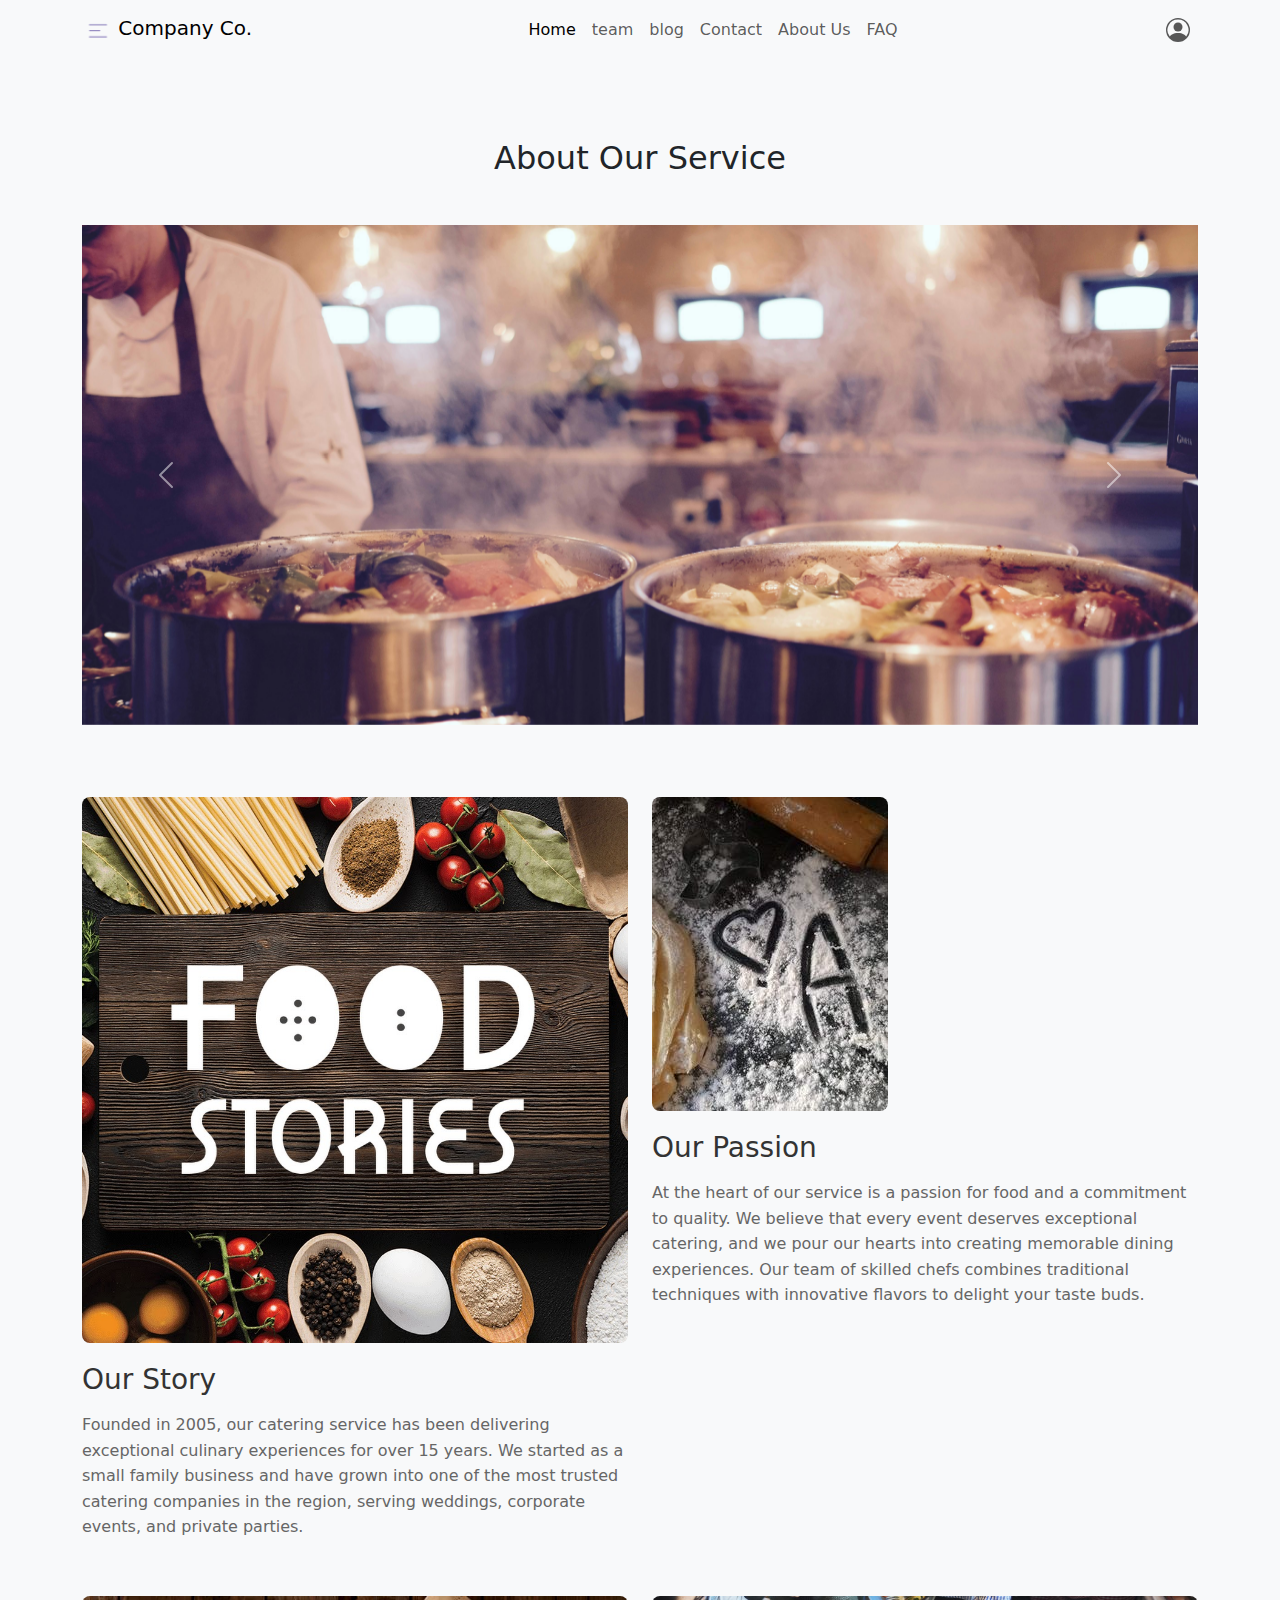
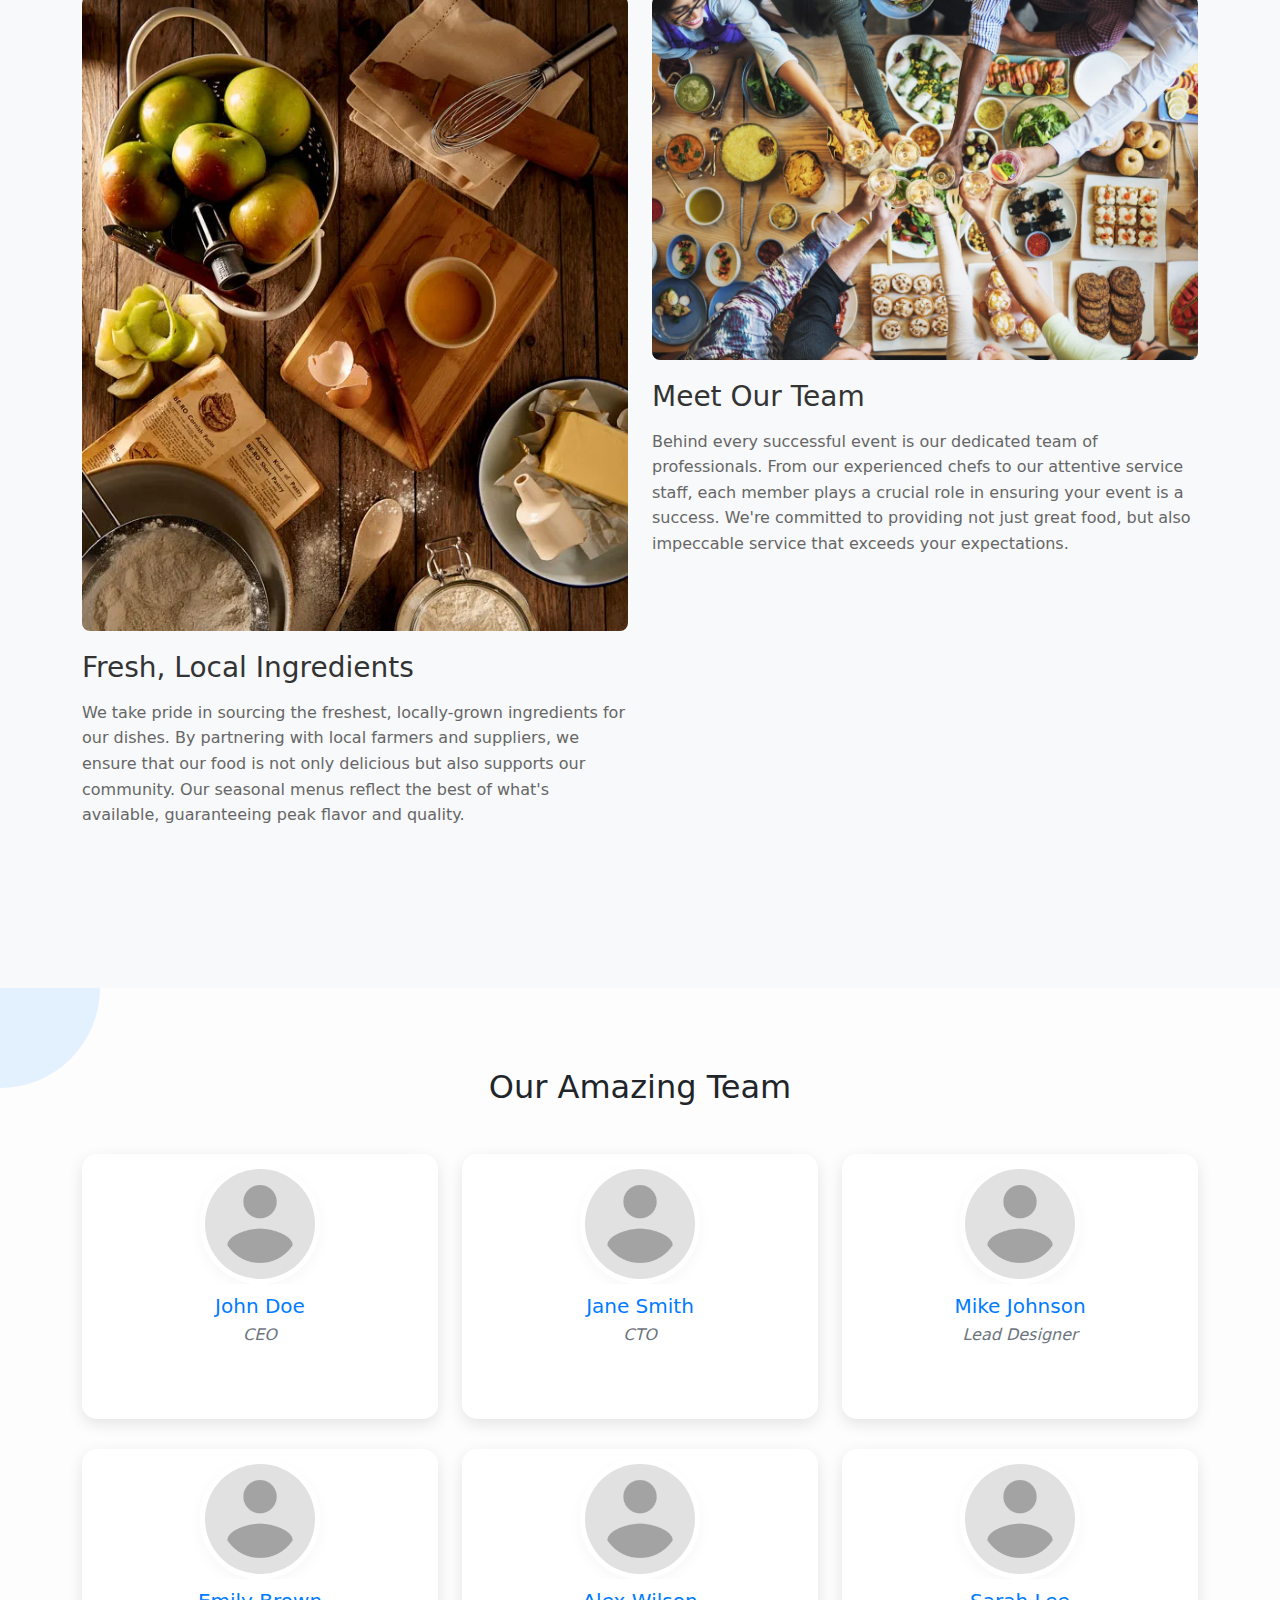
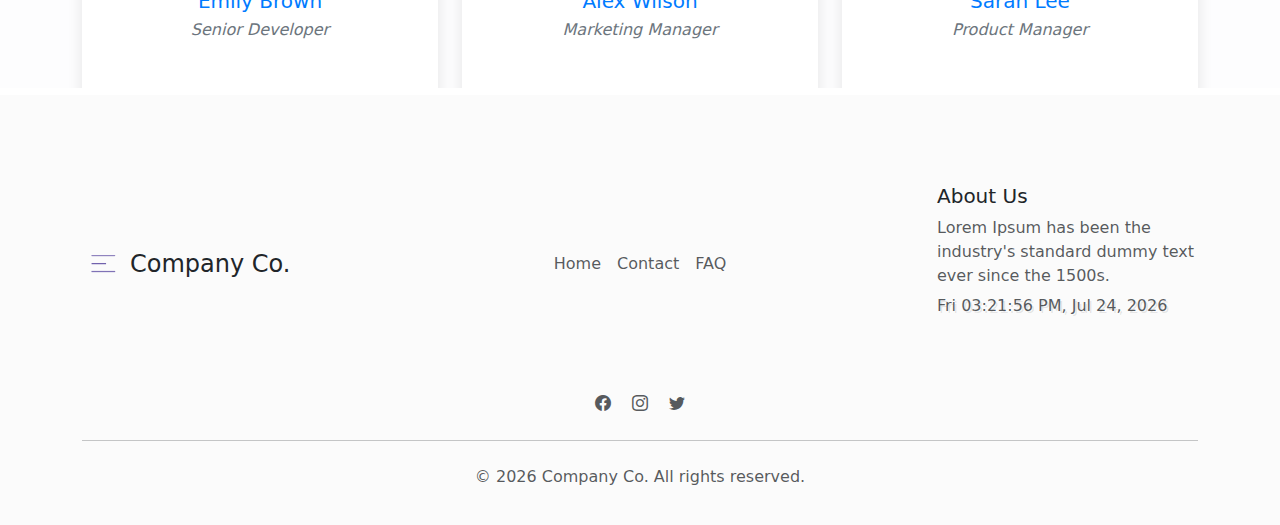
<file: food services templete by bootstrap/pages/about.html>
<!DOCTYPE html>
<html lang="en">
<head>
    <meta charset="UTF-8">
    <meta name="viewport" content="width=device-width, initial-scale=1.0">
    <title>Level 3 exam</title>
    <meta name="description" content=" website">

    <!--Custom CSS- assets/css/index.css-->
    
    <link rel="stylesheet" href="../assets/css/index.css">

    <!--bootstrap css/ 5.3-->

    <link rel="stylesheet" href="../assets/css/bootstrap.min.css">

    <!--bootstrap icons assets/css/bootstrap-icons-1.11.3/font/bootstrap-icons.css-->

    <link rel="stylesheet" href="../assets/css/bootstrap-icons-1.11.3/font/bootstrap-icons.css">

</head>
<body>
    <nav id="mainNavbar" class="navbar navbar-expand-lg navbar-light bg-light">
        <div class="container">
            <!-- Logo on the left -->
            <a class="navbar-brand" href="../index.html">
                <img src="../assets/img/logo.png" alt="company Logo" width="30" height="30" class="d-inline-block align-text-top">
                Company Co.
            </a>

            <!-- Toggler for mobile -->
            <button class="navbar-toggler" type="button" data-bs-toggle="collapse" data-bs-target="#navbarNav" aria-controls="navbarNav" aria-expanded="false" aria-label="Toggle navigation">
                <span class="navbar-toggler-icon"></span>
            </button>

            <!-- Navigation items in the middle -->
            <div class="collapse navbar-collapse justify-content-center" id="navbarNav">
                <ul class="navbar-nav">
                    <li class="nav-item">
                        <a class="nav-link active" aria-current="page" href="../index.html">Home</a>
                    </li>
                    <li class="nav-item">
                        <a class="nav-link" href="#team">team</a>
                    </li>
                    <li class="nav-item">
                        <a class="nav-link" href="#blog">blog</a>
                    </li>
                   
                    <li class="nav-item">
                        <a class="nav-link" href="./contact.html">Contact</a>
                    </li>
                    <li class="nav-item">
                        <a class="nav-link" href="./about.html">About Us</a>
                        <li class="nav-item">
                            <a class="nav-link" href="./faq.html">FAQ</a>
                        </li>
                    </li>
                </ul>
            </div>

            <!-- Profile icon on the right -->
            <div class="navbar-nav">
                <a class="nav-link" href="#">
                    <svg xmlns="http://www.w3.org/2000/svg" width="24" height="24" fill="currentColor" class="bi bi-person-circle" viewBox="0 0 16 16">
                        <path d="M11 6a3 3 0 1 1-6 0 3 3 0 0 1 6 0z"/>
                        <path fill-rule="evenodd" d="M0 8a8 8 0 1 1 16 0A8 8 0 0 1 0 8zm8-7a7 7 0 0 0-5.468 11.37C3.242 11.226 4.805 10 8 10s4.757 1.225 5.468 2.37A7 7 0 0 0 8 1z"/>
                    </svg>
                </a>
            </div>
        </div>
    </nav>


          <!--about content-->
          <section class="about-section">
            <div class="container">
                <h2 class="text-center mb-5">About Our Service</h2>
                
                <!-- Image Slider -->
                <div id="aboutCarousel" class="carousel slide mb-5" data-bs-ride="carousel">
                    <div class="carousel-inner">
                        <div class="carousel-item active">
                            <img src="../assets/img/about (1).jpg" class="d-block w-100" alt="Catering Service 1">
                        </div>
                        <div class="carousel-item">
                            <img src="../assets/img/about (2).jpg" class="d-block w-100" alt="Catering Service 2">
                        </div>
                        <div class="carousel-item">
                            <img src="../assets/img/about (3).jpg" class="d-block w-100" alt="Catering Service 3">
                        </div>
                       
                    </div>
                    <button class="carousel-control-prev" type="button" data-bs-target="#aboutCarousel" data-bs-slide="prev">
                        <span class="carousel-control-prev-icon" aria-hidden="true"></span>
                        <span class="visually-hidden">Previous</span>
                    </button>
                    <button class="carousel-control-next" type="button" data-bs-target="#aboutCarousel" data-bs-slide="next">
                        <span class="carousel-control-next-icon" aria-hidden="true"></span>
                        <span class="visually-hidden">Next</span>
                    </button>
                </div>
                
                <!-- Blog-style About Section -->
                <div class="row py-4" id="blog">
                    <div class="col-md-6 blog-post">
                        <img src="../assets/img/food-story.jpg" alt="Our Story">
                        <h3>Our Story</h3>
                        <p>Founded in 2005, our catering service has been delivering exceptional culinary experiences for over 15 years. We started as a small family business and have grown into one of the most trusted catering companies in the region, serving weddings, corporate events, and private parties.</p>
                    </div>
                    <div class="col-md-6 blog-post">
                        <img src="../assets/img/passion.jpg" alt="Our Passion">
                        <h3>Our Passion</h3>
                        <p>At the heart of our service is a passion for food and a commitment to quality. We believe that every event deserves exceptional catering, and we pour our hearts into creating memorable dining experiences. Our team of skilled chefs combines traditional techniques with innovative flavors to delight your taste buds.</p>
                    </div>
                    <div class="col-md-6 blog-post">
                        <img src="../assets/img/ingredients.webp" alt="Our Ingredients">
                        <h3>Fresh, Local Ingredients</h3>
                        <p>We take pride in sourcing the freshest, locally-grown ingredients for our dishes. By partnering with local farmers and suppliers, we ensure that our food is not only delicious but also supports our community. Our seasonal menus reflect the best of what's available, guaranteeing peak flavor and quality.</p>
                    </div>
                    <div class="col-md-6 blog-post">
                        <img src="../assets/img/food-team.jpg" alt="Our Team">
                        <h3>Meet Our Team</h3>
                        <p>Behind every successful event is our dedicated team of professionals. From our experienced chefs to our attentive service staff, each member plays a crucial role in ensuring your event is a success. We're committed to providing not just great food, but also impeccable service that exceeds your expectations.</p>
                    </div>
                </div>
            </div>
        </section>
        <section>

                <iframe id="team" src="../assets/sections/team-member.html" width="100%" height="700px" frameborder="0"></iframe>

   
    
    <!--footer section-->
    <footer>
        <div class="container footer">
            <div class="row mb-4 align-items-center">
                <!-- Left side - Logo -->
                <div class="col-md-3 mb-3 mb-md-0">
                    <a href="#" class="d-flex align-items-center text-decoration-none">
                        <img src="../assets/img/logo.png" alt="Catering Logo" width="40" height="40" class="me-2">
                        <span class="fs-4 text-dark">Company Co.</span>
                       </a>
                </div>

                <!-- Center - Navigation -->
                <div class="col-md-6 mb-3 mb-md-0">
                    <ul class="nav justify-content-center">
                        <li class="nav-item"><a href="../index.html" class="nav-link px-2 text-muted">Home</a></li>
                        <li class="nav-item"><a href="/pages/contact.html" class="nav-link px-2 text-muted">Contact</a></li>
                        <li class="nav-item"><a href="/pages/faq.html" class="nav-link px-2 text-muted">FAQ</a></li>
                       
                    </ul>
                </div>

                <!-- Right side - About text -->
                <div class="col-md-3 py-4">
                    <h5 class="text-dark">About Us</h5>
                    <p class="text-muted footer-about">Lorem Ipsum has been the industry's standard dummy text ever since the 1500s.</p>
                    <p id="Time" style="position: relative; bottom: 10px; text-shadow: 2px 2px #1816161a;" class="text-muted footer-about"></p>
           
                        
                </div>
                
            </div>

            <!-- Social Media Icons -->
            <div class="row mb-4">
                <div class="col-12 text-center">
                    <a href="#" class="text-muted me-3"><i class="bi bi-facebook"></i><span class="visually-hidden">Facebook</span></a>
                    <a href="#" class="text-muted me-3"><i class="bi bi-instagram"></i><span class="visually-hidden">Instagram</span></a>
                    <a href="#" class="text-muted"><i class="bi bi-twitter"></i><span class="visually-hidden">Twitter</span></a>
                </div>
            </div>

            <!-- Horizontal line -->
            <hr class="my-4">

            <!-- Copyright text -->
            <div class="row">
                
                <div class="col-12 text-center">
                    <p class="text-muted">&copy; <script>document.write(new Date().getFullYear())</script> Company Co. All rights reserved.</p>
                
                
            </div>
        </div>
    </footer>


<!--time and date stamp!-->
 <script>
</script>



    <!--bootstrap 5.3 js-->
    <script src="../assets/js/bootstrap.bundle.min.js"></script>

    <!--Custom Js-->
    <script src="../assets/js/index.js"></script>

 
</body>
</html>
</file>
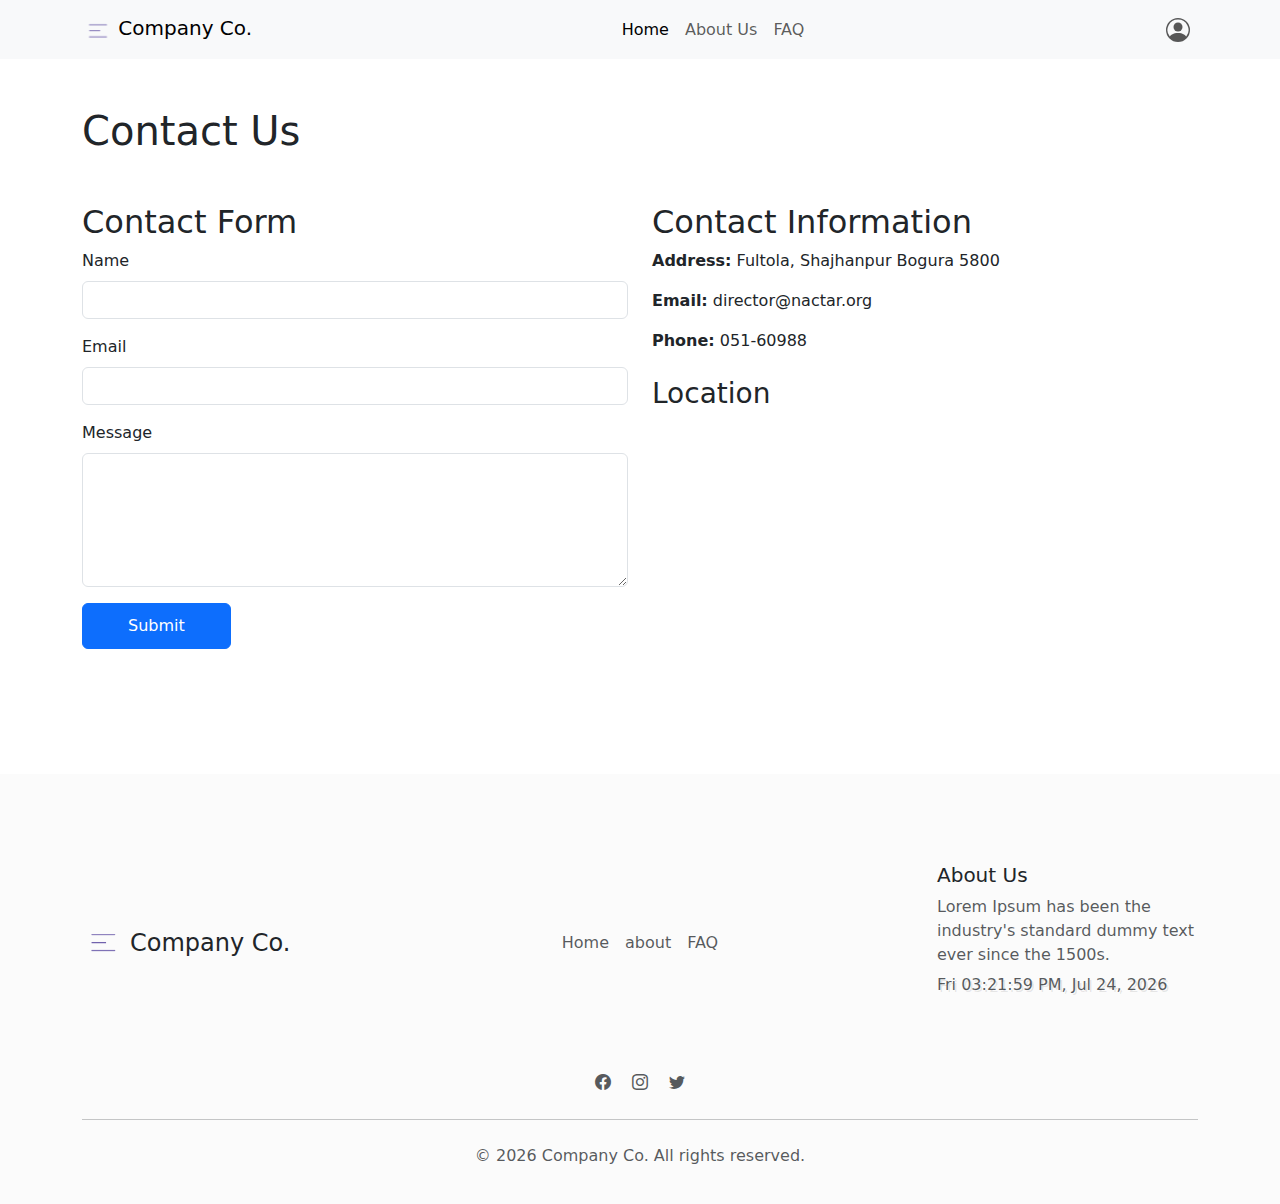
<file: food services templete by bootstrap/pages/contact.html>
<!DOCTYPE html>
<html lang="en">
<head>
    <meta charset="UTF-8">
    <meta name="viewport" content="width=device-width, initial-scale=1.0">
    <title>Level 3 exam</title>
    <meta name="description" content=" website">

    <!--Custom CSS- assets/css/index.css-->
    
    <link rel="stylesheet" href="../assets/css/index.css">

    <!--bootstrap css/ 5.3-->

    <link rel="stylesheet" href="../assets/css/bootstrap.min.css">

    <!--bootstrap icons assets/css/bootstrap-icons-1.11.3/font/bootstrap-icons.css-->

    <link rel="stylesheet" href="../assets/css/bootstrap-icons-1.11.3/font/bootstrap-icons.css">

</head>
<body>
    <nav id="mainNavbar" class="navbar navbar-expand-lg navbar-light bg-light">
        <div class="container">
            <!-- Logo on the left -->
            <a class="navbar-brand" href="../index.html">
                <img src="../assets/img/logo.png" alt="company Logo" width="30" height="30" class="d-inline-block align-text-top">
                Company Co.
            </a>

            <!-- Toggler for mobile -->
            <button class="navbar-toggler" type="button" data-bs-toggle="collapse" data-bs-target="#navbarNav" aria-controls="navbarNav" aria-expanded="false" aria-label="Toggle navigation">
                <span class="navbar-toggler-icon"></span>
            </button>

            <!-- Navigation items in the middle -->
            <div class="collapse navbar-collapse justify-content-center" id="navbarNav">
                <ul class="navbar-nav">
                    <li class="nav-item">
                        <a class="nav-link active" aria-current="page" href="../index.html">Home</a>
                    </li>
                    
                   
                    <li class="nav-item">
                        <a class="nav-link" href="./about.html">About Us</a>
                    </li>
                    <li class="nav-item">
                        <a class="nav-link" href="./faq.html">FAQ</a>
                    </li>
                 
                </ul>
            </div>

            <!-- Profile icon on the right -->
            <div class="navbar-nav">
                <a class="nav-link" href="#">
                    <svg xmlns="http://www.w3.org/2000/svg" width="24" height="24" fill="currentColor" class="bi bi-person-circle" viewBox="0 0 16 16">
                        <path d="M11 6a3 3 0 1 1-6 0 3 3 0 0 1 6 0z"/>
                        <path fill-rule="evenodd" d="M0 8a8 8 0 1 1 16 0A8 8 0 0 1 0 8zm8-7a7 7 0 0 0-5.468 11.37C3.242 11.226 4.805 10 8 10s4.757 1.225 5.468 2.37A7 7 0 0 0 8 1z"/>
                    </svg>
                </a>
            </div>
        </div>
    </nav>
   
    <main class="container my-5">
        <h1 class="mb-5">Contact Us</h1>

        <div class="row">
            <div class="col-md-6 mb-4">
                <h2>Contact Form</h2>
                <form id="contact-form">
                    <div class="mb-3">
                        <label for="name" class="form-label">Name</label>
                        <input type="text" class="form-control" id="name" required>
                    </div>
                    <div class="mb-3">
                        <label for="email" class="form-label">Email</label>
                        <input type="email" class="form-control" id="email" required>
                    </div>
                    <div class="mb-3">
                        <label for="message" class="form-label">Message</label>
                        <textarea class="form-control" id="message" rows="5" required></textarea>
                    </div>
                    <button id="feedback" type="submit" class="btn btn-primary" style="padding: 10px 45px;">Submit</button>
                    <p id="message"></p>
                
                    <script>
                        document.getElementById('feedback').addEventListener('click', function() {
                            window.alert('send success');
                            document.getElementById('message').innerText = 'send success';
                        });
                    </script>
                </form>
            </div>
            <div class="col-md-6">
                <h2>Contact Information</h2>
                <p><strong>Address:</strong> Fultola, Shajhanpur Bogura 5800</p>
                <p><strong>Email:</strong> director@nactar.org</p>
                <p><strong>Phone:</strong> 051-60988</p>
                <div class="mt-4">
                    <h3>Location</h3>
                    <iframe src="https://www.google.com/maps/embed?pb=!1m18!1m12!1m3!1d452.651376634026!2d89.36264670099956!3d24.82245640765775!2m3!1f0!2f0!3f0!3m2!1i1024!2i768!4f13.1!3m3!1m2!1s0x39fc548855773b45%3A0x24dca5508ee7a170!2sNational%20Academy%20for%20Computer%20Training%20%26%20Research!5e0!3m2!1sen!2sbd!4v1726670930283!5m2!1sen!2sbd" width="400" height="300" style="border:0;" allowfullscreen="" loading="lazy" referrerpolicy="no-referrer-when-downgrade"></iframe>
                </div>
            </div>
        </div>
    </main>
    
    
    <!--footer section-->
    <footer>
        <div class="container footer">
            <div class="row mb-4 align-items-center">
                <!-- Left side - Logo -->
                <div class="col-md-3 mb-3 mb-md-0">
                    <a href="#" class="d-flex align-items-center text-decoration-none">
                        <img src="../assets/img/logo.png" alt="Catering Logo" width="40" height="40" class="me-2">
                        <span class="fs-4 text-dark">Company Co.</span>
                       </a>
                </div>

                <!-- Center - Navigation -->
                <div class="col-md-6 mb-3 mb-md-0">
                    <ul class="nav justify-content-center">
                        <li class="nav-item"><a href="../index.html" class="nav-link px-2 text-muted">Home</a></li>
                        <li class="nav-item"><a href="/pages/about.html" class="nav-link px-2 text-muted">about</a></li>
                        <li class="nav-item"><a href="/pages/faq.html" class="nav-link px-2 text-muted">FAQ</a></li>
                       
                    </ul>
                </div>

                <!-- Right side - About text -->
                <div class="col-md-3 py-4">
                    <h5 class="text-dark">About Us</h5>
                    <p class="text-muted footer-about">Lorem Ipsum has been the industry's standard dummy text ever since the 1500s.</p>
                    <p id="Time" style="position: relative; bottom: 10px; text-shadow: 2px 2px #1816161a;" class="text-muted footer-about"></p>
           
                        
                </div>
                
            </div>

            <!-- Social Media Icons -->
            <div class="row mb-4">
                <div class="col-12 text-center">
                    <a href="#" class="text-muted me-3"><i class="bi bi-facebook"></i><span class="visually-hidden">Facebook</span></a>
                    <a href="#" class="text-muted me-3"><i class="bi bi-instagram"></i><span class="visually-hidden">Instagram</span></a>
                    <a href="#" class="text-muted"><i class="bi bi-twitter"></i><span class="visually-hidden">Twitter</span></a>
                </div>
            </div>

            <!-- Horizontal line -->
            <hr class="my-4">

            <!-- Copyright text -->
            <div class="row">
                
                <div class="col-12 text-center">
                    <p class="text-muted">&copy; <script>document.write(new Date().getFullYear())</script> Company Co. All rights reserved.</p>
                
                
            </div>
        </div>
    </footer>


<!--time and date stamp!-->
 <script>
</script>



    <!--bootstrap 5.3 js-->
    <script src="../assets/js/bootstrap.bundle.min.js"></script>

    <!--Custom Js-->
    <script src="../assets/js/index.js"></script>

 
</body>
</html>
</file>
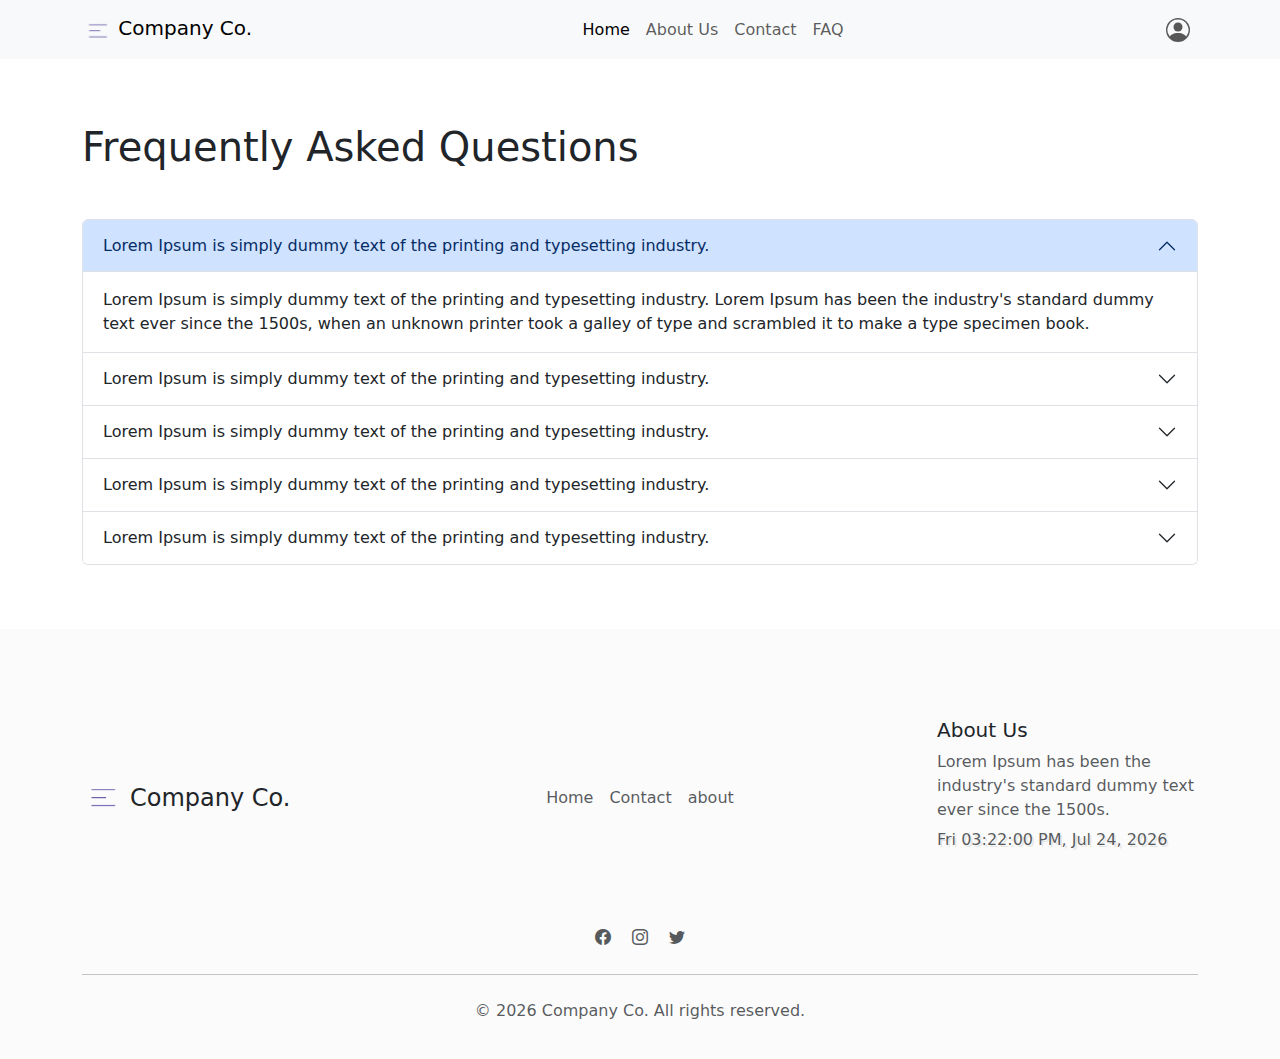
<file: food services templete by bootstrap/pages/faq.html>
<!DOCTYPE html>
<html lang="en">
<head>
    <meta charset="UTF-8">
    <meta name="viewport" content="width=device-width, initial-scale=1.0">
    <title>Level 3 exam</title>
    <meta name="description" content=" website">

    <!--Custom CSS- assets/css/index.css-->
    
    <link rel="stylesheet" href="../assets/css/index.css">

    <!--bootstrap css/ 5.3-->

    <link rel="stylesheet" href="../assets/css/bootstrap.min.css">

    <!--bootstrap icons assets/css/bootstrap-icons-1.11.3/font/bootstrap-icons.css-->

    <link rel="stylesheet" href="../assets/css/bootstrap-icons-1.11.3/font/bootstrap-icons.css">

</head>
<body>
    <nav id="mainNavbar" class="navbar navbar-expand-lg navbar-light bg-light">
        <div class="container">
            <!-- Logo on the left -->
            <a class="navbar-brand" href="../index.html">
                <img src="../assets/img/logo.png" alt="company Logo" width="30" height="30" class="d-inline-block align-text-top">
                Company Co.
            </a>

            <!-- Toggler for mobile -->
            <button class="navbar-toggler" type="button" data-bs-toggle="collapse" data-bs-target="#navbarNav" aria-controls="navbarNav" aria-expanded="false" aria-label="Toggle navigation">
                <span class="navbar-toggler-icon"></span>
            </button>

            <!-- Navigation items in the middle -->
            <div class="collapse navbar-collapse justify-content-center" id="navbarNav">
                <ul class="navbar-nav">
                    <li class="nav-item">
                        <a class="nav-link active" aria-current="page" href="../index.html">Home</a>
                    </li>
                
                    <li class="nav-item">
                        <a class="nav-link" href="./about.html">About Us</a>
                    </li>
                    <li class="nav-item">
                        <a class="nav-link" href="./contact.html">Contact</a>
                    </li>
                    <li class="nav-item"></li>
                        <a class="nav-link" href="#faq">FAQ</a>
                    </li>
                </ul>
            </div>

            <!-- Profile icon on the right -->
            <div class="navbar-nav">
                <a class="nav-link" href="#">
                    <svg xmlns="http://www.w3.org/2000/svg" width="24" height="24" fill="currentColor" class="bi bi-person-circle" viewBox="0 0 16 16">
                        <path d="M11 6a3 3 0 1 1-6 0 3 3 0 0 1 6 0z"/>
                        <path fill-rule="evenodd" d="M0 8a8 8 0 1 1 16 0A8 8 0 0 1 0 8zm8-7a7 7 0 0 0-5.468 11.37C3.242 11.226 4.805 10 8 10s4.757 1.225 5.468 2.37A7 7 0 0 0 8 1z"/>
                    </svg>
                </a>
            </div>
        </div>
    </nav>
   
    <main id="faq" class="container my-5 py-3">
        <h1 class="mb-5">Frequently Asked Questions</h1>

        <div class="accordion" id="faqAccordion">
            <div class="accordion-item">
                <h2 class="accordion-header" id="headingOne">
                    <button class="accordion-button" type="button" data-bs-toggle="collapse" data-bs-target="#collapseOne" aria-expanded="true" aria-controls="collapseOne">
                        Lorem Ipsum is simply dummy text of the printing and typesetting industry.
                    </button>
                </h2>
                <div id="collapseOne" class="accordion-collapse collapse show" aria-labelledby="headingOne" data-bs-parent="#faqAccordion">
                    <div class="accordion-body">
                        Lorem Ipsum is simply dummy text of the printing and typesetting industry. Lorem Ipsum has been the industry's standard dummy text ever since the 1500s, when an unknown printer took a galley of type and scrambled it to make a type specimen book.
                    </div>
                </div>
            </div>
            <div class="accordion-item">
                <h2 class="accordion-header" id="headingTwo">
                    <button class="accordion-button collapsed" type="button" data-bs-toggle="collapse" data-bs-target="#collapseTwo" aria-expanded="false" aria-controls="collapseTwo">
                        Lorem Ipsum is simply dummy text of the printing and typesetting industry.
                    </button>
                </h2>
                <div id="collapseTwo" class="accordion-collapse collapse" aria-labelledby="headingTwo" data-bs-parent="#faqAccordion">
                    <div class="accordion-body">
                        Lorem Ipsum is simply dummy text of the printing and typesetting industry. Lorem Ipsum has been the industry's standard dummy text ever since the 1500s,
                    </div>
                </div>
            </div>
            <div class="accordion-item">
                <h2 class="accordion-header" id="headingThree">
                    <button class="accordion-button collapsed" type="button" data-bs-toggle="collapse" data-bs-target="#collapseThree" aria-expanded="false" aria-controls="collapseThree">
                        Lorem Ipsum is simply dummy text of the printing and typesetting industry.
                    </button>
                </h2>
                <div id="collapseThree" class="accordion-collapse collapse" aria-labelledby="headingThree" data-bs-parent="#faqAccordion">
                    <div class="accordion-body">
                        Lorem Ipsum is simply dummy text of the printing and typesetting industry. Lorem Ipsum has been the industry's standard dummy text ever since the 1500s, when an unknown printer took a galley of type and scrambled it to make a type specimen book. It has survived not only five centuries,
                    </div>
                </div>
            </div>
            <div class="accordion-item">
                <h2 class="accordion-header" id="headingFour">
                    <button class="accordion-button collapsed" type="button" data-bs-toggle="collapse" data-bs-target="#collapseFour" aria-expanded="false" aria-controls="collapseFour">
                        Lorem Ipsum is simply dummy text of the printing and typesetting industry.
                    </button>
                </h2>
                <div id="collapseFour" class="accordion-collapse collapse" aria-labelledby="headingFour" data-bs-parent="#faqAccordion">
                    <div class="accordion-body">
                        Prerequisites vary depending on the course. Some beginner-level courses have no prerequisites, while more advanced courses may require some prior knowledge or experience. Check the specific course details for more information.
                    </div>
                </div>
            </div>
            <div class="accordion-item">
                <h2 class="accordion-header" id="headingFive">
                    <button class="accordion-button collapsed" type="button" data-bs-toggle="collapse" data-bs-target="#collapseFive" aria-expanded="false" aria-controls="collapseFive">
                        Lorem Ipsum is simply dummy text of the printing and typesetting industry.
                    </button>
                </h2>
                <div id="collapseFive" class="accordion-collapse collapse" aria-labelledby="headingFive" data-bs-parent="#faqAccordion">
                    <div class="accordion-body">
                        Lorem Ipsum is simply dummy text of the printing and typesetting industry. Lorem Ipsum has been the industry's standard dummy text ever since the 1500s, 
                        when an unknown printer took a galley of type and scrambled it to make a type specimen book. It has survived not only five centuries, but also the leap 
                        into electronic typesetting, remaining essentially unchanged. It was popularised in the 1960s with the release of Letraset sheets containing Lorem Ipsum passages, 
                        and more recently with desktop publishing software like Aldus PageMaker including versions of Lorem Ipsum.
                    </div>
                </div>
            </div>
        </div>
    </main>
   <!--footer section-->
    <footer>
        <div class="container footer">
            <div class="row mb-4 align-items-center">
                <!-- Left side - Logo -->
                <div class="col-md-3 mb-3 mb-md-0">
                    <a href="#" class="d-flex align-items-center text-decoration-none">
                        <img src="../assets/img/logo.png" alt="Catering Logo" width="40" height="40" class="me-2">
                        <span class="fs-4 text-dark">Company Co.</span>
                       </a>
                </div>

                <!-- Center - Navigation -->
                <div class="col-md-6 mb-3 mb-md-0">
                    <ul class="nav justify-content-center">
                        <li class="nav-item"><a href="../index.html" class="nav-link px-2 text-muted">Home</a></li>
                        <li class="nav-item"><a href="/pages/contact.html" class="nav-link px-2 text-muted">Contact</a></li>
                        <li class="nav-item"><a href="/pages/about.html" class="nav-link px-2 text-muted">about</a></li>
                       
                    </ul>
                </div>

                <!-- Right side - About text -->
                <div class="col-md-3 py-4">
                    <h5 class="text-dark">About Us</h5>
                    <p class="text-muted footer-about">Lorem Ipsum has been the industry's standard dummy text ever since the 1500s.</p>
                    <p id="Time" style="position: relative; bottom: 10px; text-shadow: 2px 2px #1816161a;" class="text-muted footer-about"></p>
           
                        
                </div>
                
            </div>

            <!-- Social Media Icons -->
            <div class="row mb-4">
                <div class="col-12 text-center">
                    <a href="#" class="text-muted me-3"><i class="bi bi-facebook"></i><span class="visually-hidden">Facebook</span></a>
                    <a href="#" class="text-muted me-3"><i class="bi bi-instagram"></i><span class="visually-hidden">Instagram</span></a>
                    <a href="#" class="text-muted"><i class="bi bi-twitter"></i><span class="visually-hidden">Twitter</span></a>
                </div>
            </div>

            <!-- Horizontal line -->
            <hr class="my-4">

            <!-- Copyright text -->
            <div class="row">
                
                <div class="col-12 text-center">
                    <p class="text-muted">&copy; <script>document.write(new Date().getFullYear())</script> Company Co. All rights reserved.</p>
                
                
            </div>
        </div>
    </footer>


<!--time and date stamp!-->
 <script>
</script>



    <!--bootstrap 5.3 js-->
    <script src="../assets/js/bootstrap.bundle.min.js"></script>

    <!--Custom Js-->
    <script src="../assets/js/index.js"></script>

 
</body>
</html>
</file>
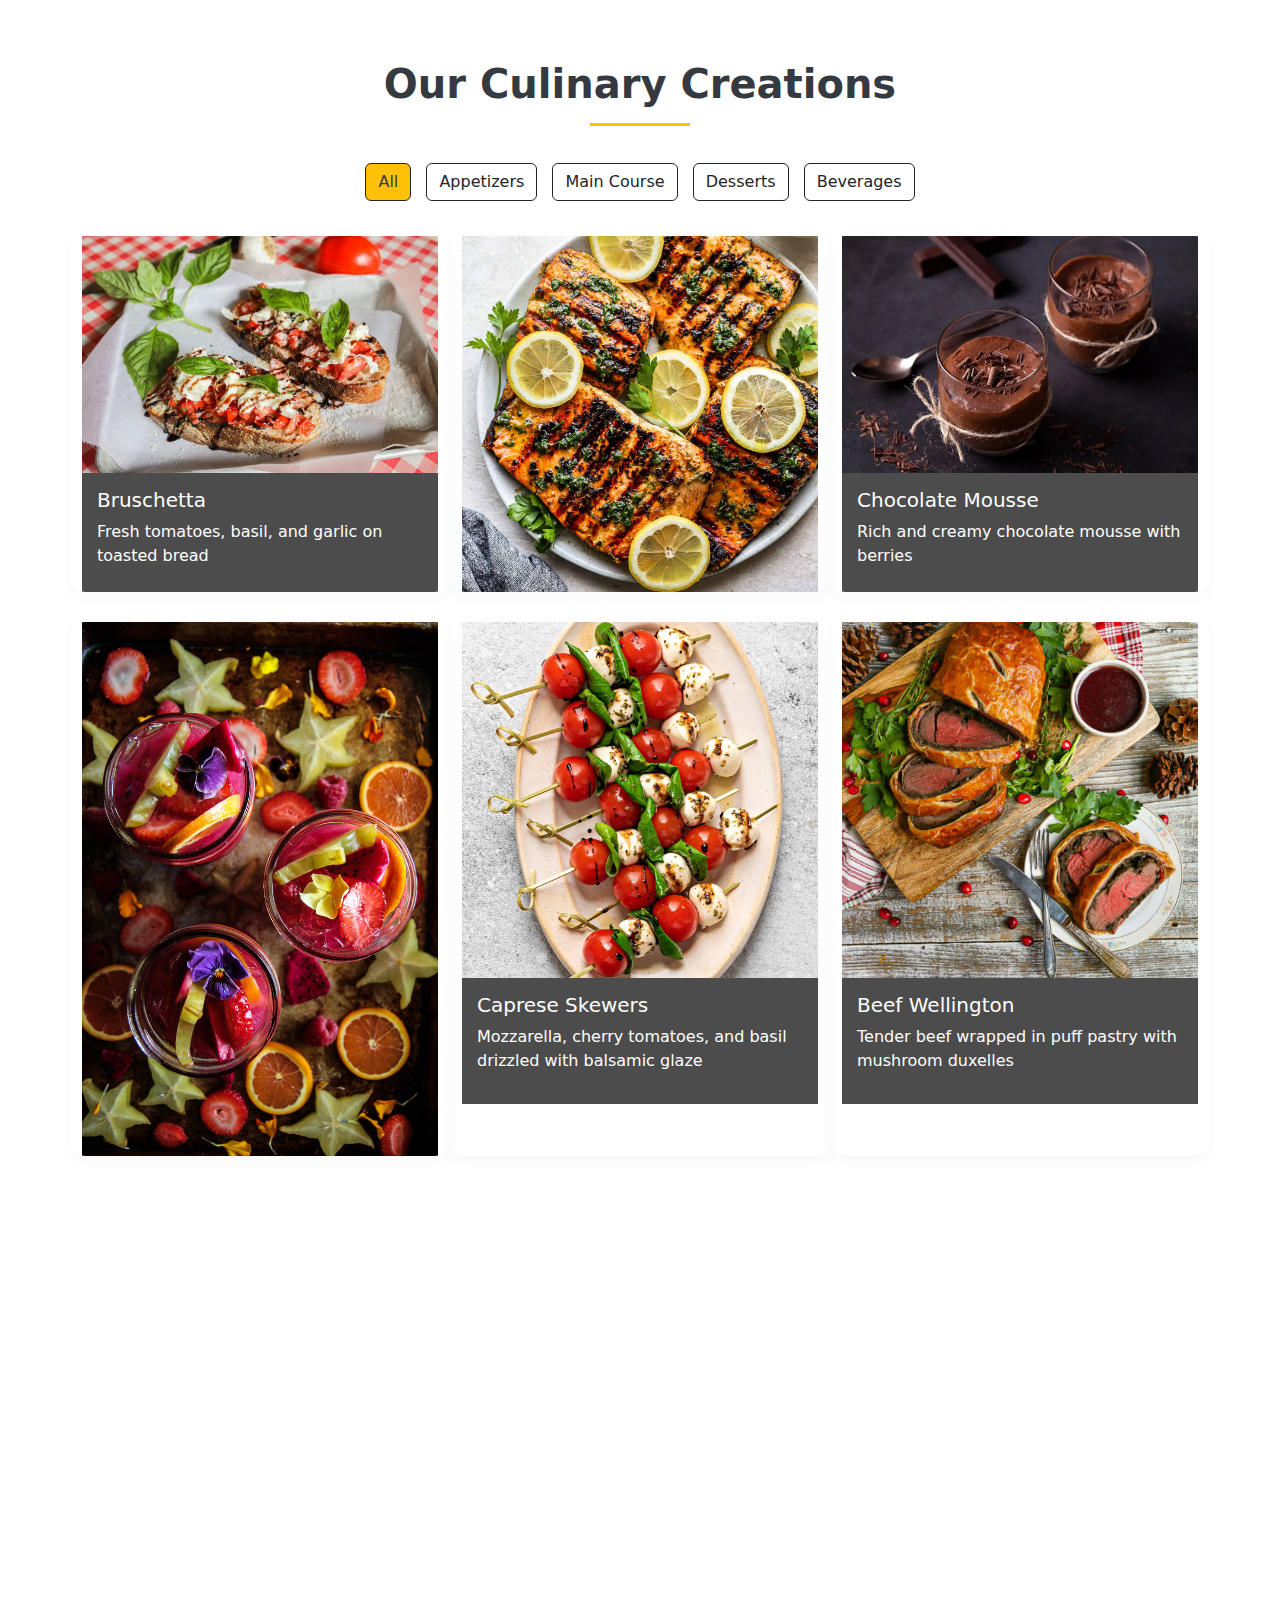
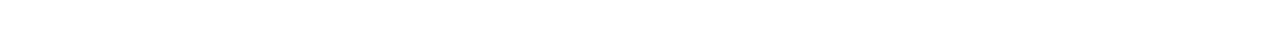
<file: food services templete by bootstrap/assets/sections/food-gallery.html>
<!DOCTYPE html>
<html lang="en">
<head>
    <meta charset="UTF-8">
    <meta name="viewport" content="width=device-width, initial-scale=1.0">
    <title>Catering Co. - Food Gallery</title>
    <link rel="stylesheet" href="../css/bootstrap.min.css">
    <style>



        ::-webkit-scrollbar {
            width: 3.5px;
        }
      
        ::-webkit-scrollbar-track {
        background: #f1f1f1; 
        }
        

        ::-webkit-scrollbar-thumb {
        background: #888; 
        }


        ::-webkit-scrollbar-thumb:hover {
        background: #555; 
        cursor: pointer;
        }

        body {
            font-family: system-ui, -apple-system, BlinkMacSystemFont, 'Segoe UI', 
            Roboto, Oxygen, Ubuntu, Cantarell, 'Open Sans', 'Helvetica Neue', sans-serif;
            background: transparent;
        }
     
        .gallery-section {
            padding: 60px 0;
           
        }
        .section-title {
            font-size: 2.5rem;
            font-weight: 700;
            margin-bottom: 2rem;
            text-align: center;
            color: #343a40;
        }
        .section-title::after {
            content: '';
            display: block;
            width: 100px;
            height: 3px;
            background-color: #ffc107;
            margin: 15px auto 0;
        }
        .filter-buttons {
            margin-bottom: 30px;
        }
        .filter-button {
            margin: 5px;
            transition: all 0.3s ease;
        }
        .filter-button:hover, .filter-button.active {
            background-color: #ffc107;
            color: #343a40;
        }
        .gallery-container{
            columns: 3;
        }
        .gallery-item {
            margin-bottom: 30px;
           
            overflow: hidden;
            border-radius: 15px;
            box-shadow: 0 5px 15px rgba(17, 17, 17, 0.034);
            transition: all 0.3s ease;
            opacity: 0;
            transform: translateY(20px);
        }
        .gallery-item.show {
            opacity: 1;
            transform: translateY(0);
        }
        .gallery-item:hover {
            transform: translateY(-10px);
            box-shadow: 0 15px 30px rgba(0, 0, 0, 0.2);
        }
        .gallery-item img {
            transition: all 0.5s ease;
          
        }
        .gallery-item:hover img {
            transform: scale(1.1);
        }
        .gallery-caption {
            position: absolute;
            bottom: 0;
            left: 0;
            right: 0;
            background-color: rgba(0, 0, 0, 0.7);
            color: #fff;
            padding: 15px;
            transform: translateY(100%);
            transition: all 0.3s ease;
        }
        .gallery-item:hover .gallery-caption {
            transform: translateY(0);
        }
    </style>
</head>
<body>
   <!--Image Ggallery-->

   <section class="gallery-section">
   <div class="container">
       <h2 class="section-title">Our Culinary Creations</h2>
       
       <div class="filter-buttons text-center">
           <button class="btn btn-outline-dark filter-button active" data-filter="all">All</button>
           <button class="btn btn-outline-dark filter-button" data-filter="appetizers">Appetizers</button>
           <button class="btn btn-outline-dark filter-button" data-filter="main-course">Main Course</button>
           <button class="btn btn-outline-dark filter-button" data-filter="desserts">Desserts</button>
           <button class="btn btn-outline-dark filter-button" data-filter="beverages">Beverages</button>
       </div>

       <div class="row gallery-container">
           <div class="col-md-4 col-sm-6 gallery-item appetizers">
               <div class="position-relative">
                   <img src="../img/bruschetta.jpg" alt="Bruschetta" class="img-fluid w-100">
                   <div class="gallery-caption">
                       <h5>Bruschetta</h5>
                       <p>Fresh tomatoes, basil, and garlic on toasted bread</p>
                   </div>
               </div>
           </div>
           <div class="col-md-4 col-sm-6 gallery-item main-course">
               <div class="position-relative">
                   <img src="../img/grilled-salmon.jpg" alt="Grilled Salmon" class="img-fluid w-100">
                   <div class="gallery-caption">
                       <h5>Grilled Salmon</h5>
                       <p>Perfectly grilled salmon with lemon butter sauce</p>
                   </div>
               </div>
           </div>
           <div class="col-md-4 col-sm-6 gallery-item desserts">
               <div class="position-relative">
                   <img src="../img/mousse.webp" alt="Chocolate Mousse" class="img-fluid w-100">
                   <div class="gallery-caption">
                       <h5>Chocolate Mousse</h5>
                       <p>Rich and creamy chocolate mousse with berries</p>
                   </div>
               </div>
           </div>
           <div class="col-md-4 col-sm-6 gallery-item beverages">
               <div class="position-relative">
                   <img src="../img/Fruit Punch.jpg" alt="Fruit Punch" class="img-fluid w-100">
                   <div class="gallery-caption">
                       <h5>Fruit Punch</h5>
                       <p>Refreshing blend of tropical fruits</p>
                   </div>
               </div>
           </div>
           <div class="col-md-4 col-sm-6 gallery-item appetizers">
               <div class="position-relative">
                   <img src="../img/Caprese-Skewers.jpg" alt="Caprese Skewers" class="img-fluid w-100">
                   <div class="gallery-caption">
                       <h5>Caprese Skewers</h5>
                       <p>Mozzarella, cherry tomatoes, and basil drizzled with balsamic glaze</p>
                   </div>
               </div>
           </div>
           <div class="col-md-4 col-sm-6 gallery-item main-course">
               <div class="position-relative">
                   <img src="../img/Beef Wellington.jpg" alt="Beef Wellington" class="img-fluid w-100">
                   <div class="gallery-caption">
                       <h5>Beef Wellington</h5>
                       <p>Tender beef wrapped in puff pastry with mushroom duxelles</p>
                   </div>
               </div>
           </div>
           <div class="col-md-4 col-sm-6 gallery-item desserts">
               <div class="position-relative">
                   <img src="../img/Creme-Brulee_8-SQ.webp" alt="Crème Brûlée" class="img-fluid w-100">
                   <div class="gallery-caption">
                       <h5>Crème Brûlée</h5>
                       <p>Classic French dessert with a caramelized sugar top</p>
                   </div>
               </div>
           </div>
           <div class="col-md-4 col-sm-6 gallery-item beverages">
               <div class="position-relative">
                   <img src="../img/Spicy-Mojito.webp" alt="Mojito" class="img-fluid w-100">
                   <div class="gallery-caption">
                       <h5>Mojito</h5>
                       <p>Refreshing cocktail with rum, mint, and lime</p>
                   </div>
               </div>
           </div>
       </div>
   </div>
</section>

    <script src="../js/bootstrap.bundle.min.js"></script>
    <script src="../js/jquery-3.6.0.min.js"></script>
    <script>
        $(document).ready(function(){
            // Filter functionality
            $(".filter-button").click(function(){
                var value = $(this).attr('data-filter');
                
                $(".filter-button").removeClass("active");
                $(this).addClass("active");
                
                if(value == "all") {
                    $(".gallery-item").show('1000');
                } else {
                    $(".gallery-item").not('.'+value).hide('3000');
                    $('.gallery-item').filter('.'+value).show('3000');
                }
            });

            // Scroll effect
            function showItems() {
                var windowHeight = $(window).height();
                var scrollTop = $(window).scrollTop();
                $('.gallery-item').each(function() {
                    var elementTop = $(this).offset().top;
                    if (elementTop < (windowHeight + scrollTop - 100)) {
                        $(this).addClass('show');
                    }
                });
            }

            $(window).on('scroll', showItems);
            showItems(); // Initial check on page load
        });
    </script>
</body>
</html>
</file>
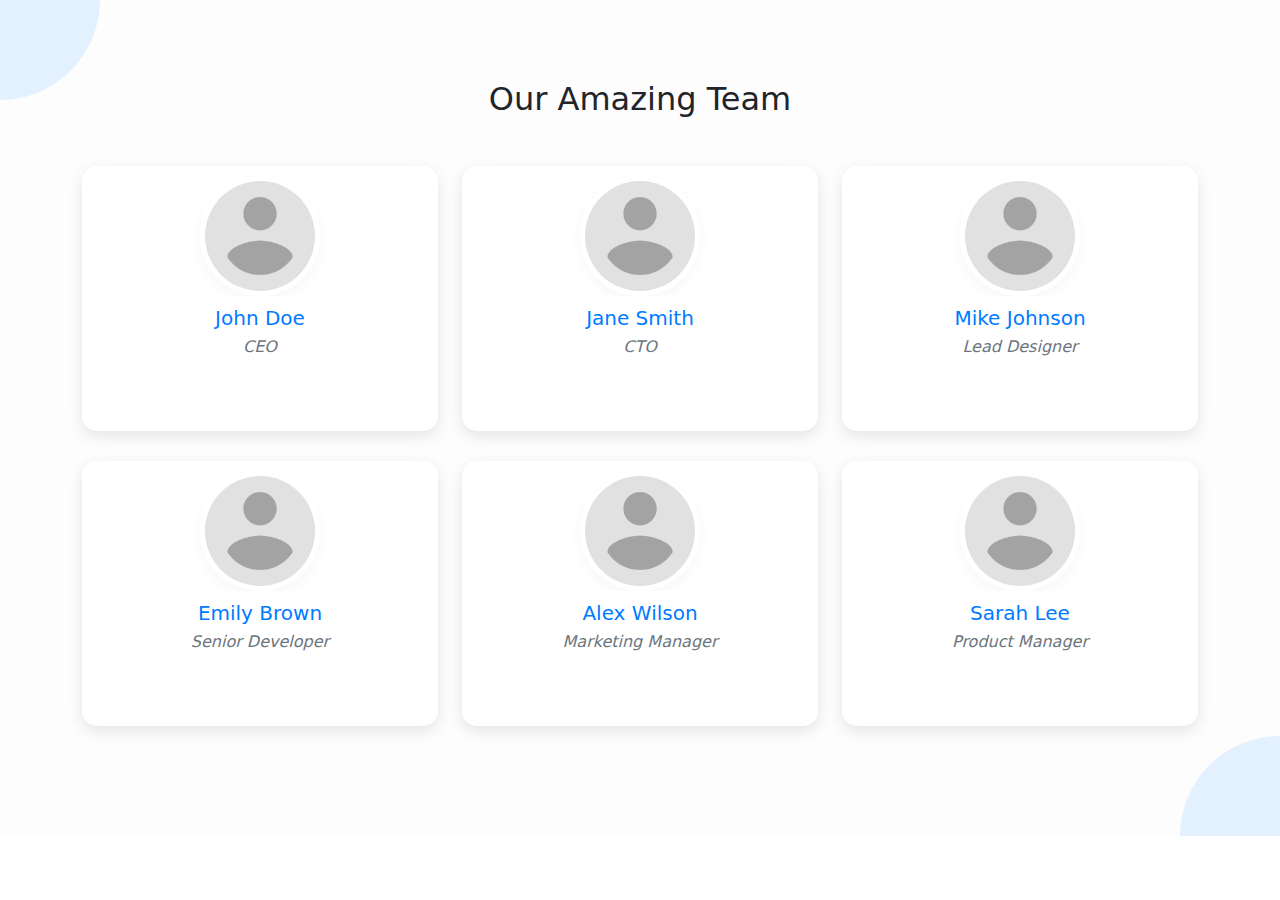
<file: food services templete by bootstrap/assets/sections/team-member.html>
<!DOCTYPE html>
<html lang="en">
<head>
    <meta charset="UTF-8">
    <meta name="viewport" content="width=device-width, initial-scale=1.0">
    <title>Enhanced Team Section</title>
    <!-- Bootstrap 5.3 CSS -->
    <link href="../css/bootstrap.min.css" rel="stylesheet">
    <!-- Bootstrap Icons -->
    <link rel="stylesheet" href="../css/bootstrap-icons-1.11.3/font/bootstrap-icons.css">
    <style>

        ::-webkit-scrollbar {
           display: none;
        }
  
       
        .team-section {
            background-color: #f8f9fa44;
            padding: 80px 0;
            position: relative;
            overflow: hidden;
        }
        .team-section::before,
        .team-section::after {
            content: '';
            position: absolute;
            width: 200px;
            height: 200px;
            background-color: rgba(0, 123, 255, 0.1);
            border-radius: 50%;
        }
        .team-section::before {
            top: -100px;
            left: -100px;
        }
        .team-section::after {
            bottom: -100px;
            right: -100px;
        }
        .team-member {
            transition: all 0.5s ease;
            margin-bottom: 30px;
            background-color: #ffffff;
            border-radius: 15px;
            overflow: hidden;
            box-shadow: 0 5px 15px rgba(0,0,0,0.1);
        }
        .team-member:hover {
            transform: translateY(-10px) scale(1.02);
            box-shadow: 0 15px 30px rgba(0,0,0,0.2);
        }
        .team-member-img {
            top: 10px;
            position: relative;
            overflow: hidden;
            text-align: center;
        }
        .team-member img {
            max-width: 120px;
            width: 100%;
           
            height: auto;
            aspect-ratio: 1 / 1;
            object-fit: cover;
            border-radius: 50%;
            transition: all 0.5s ease;
            border: 5px solid #ffffff;
            box-shadow: 0 5px 15px rgba(32, 33, 36, 0.034);
        }
        .team-member:hover img {
            transform: scale(1.1);
        }
        .team-member-info {
            padding: 20px;
            text-align: center;
        }
        .team-member h5 {
            margin-bottom: 5px;
            color: #007bff;
        }
        .team-member p {
            font-style: italic;
            color: #6c757d;
        }
        .social-icons {
            margin-top: 15px;
            opacity: 0;
            transform: translateY(20px);
            transition: all 0.5s ease;
        }
        .team-member:hover .social-icons {
            opacity: 1;
            transform: translateY(0);
        }
        .social-icons a {
            display: inline-block;
            width: 36px;
            height: 36px;
            background-color: #007bff;
            border-radius: 50%;
            text-align: center;
            line-height: 36px;
            margin: 0 5px;
            color: #fff;
            transition: all 0.3s ease;
        }
        .social-icons a:hover {
            background-color: #0056b3;
            transform: rotate(360deg);
        }
        @keyframes float {
            0% { transform: translateY(0px); }
            50% { transform: translateY(-10px); }
            100% { transform: translateY(0px); }
        }
        .team-member:nth-child(odd) {
            animation: float 4s ease-in-out infinite;
        }
        .team-member:nth-child(even) {
            animation: float 4s ease-in-out infinite 2s;
        }
        @media (max-width: 767px) {
            .team-member {
                max-width: 300px;
                margin-left: auto;
                margin-right: auto;
            }
        }
    </style>
</head>
<body>
    <section class="team-section">
        <div class="container">
            <h2 class="text-center mb-5">Our Amazing Team</h2>
            <div class="row">
                <div class="col-md-6 col-lg-4">
                    <div class="team-member">
                        <div class="team-member-img">
                            <img src="../img/profile.png" alt="John Doe">
                        </div>
                        <div class="team-member-info">
                            <h5>John Doe</h5>
                            <p>CEO</p>
                            <div class="social-icons">
                                <a href="#"><i class="bi bi-facebook"></i></a>
                                <a href="#"><i class="bi bi-twitter"></i></a>
                                <a href="#"><i class="bi bi-linkedin"></i></a>
                            </div>
                        </div>
                    </div>
                </div>
                <div class="col-md-6 col-lg-4">
                    <div class="team-member">
                        <div class="team-member-img">
                            <img src="../img/profile.png" alt="Jane Smith">
                        </div>
                        <div class="team-member-info">
                            <h5>Jane Smith</h5>
                            <p>CTO</p>
                            <div class="social-icons">
                                <a href="#"><i class="bi bi-facebook"></i></a>
                                <a href="#"><i class="bi bi-twitter"></i></a>
                                <a href="#"><i class="bi bi-linkedin"></i></a>
                            </div>
                        </div>
                    </div>
                </div>
                <div class="col-md-6 col-lg-4">
                    <div class="team-member">
                        <div class="team-member-img">
                            <img src="../img/profile.png" alt="Mike Johnson">
                        </div>
                        <div class="team-member-info">
                            <h5>Mike Johnson</h5>
                            <p>Lead Designer</p>
                            <div class="social-icons">
                                <a href="#"><i class="bi bi-facebook"></i></a>
                                <a href="#"><i class="bi bi-twitter"></i></a>
                                <a href="#"><i class="bi bi-linkedin"></i></a>
                            </div>
                        </div>
                    </div>
                </div>
                <div class="col-md-6 col-lg-4">
                    <div class="team-member">
                        <div class="team-member-img">
                            <img src="../img/profile.png" alt="Emily Brown">
                        </div>
                        <div class="team-member-info">
                            <h5>Emily Brown</h5>
                            <p>Senior Developer</p>
                            <div class="social-icons">
                                <a href="#"><i class="bi bi-facebook"></i></a>
                                <a href="#"><i class="bi bi-twitter"></i></a>
                                <a href="#"><i class="bi bi-linkedin"></i></a>
                            </div>
                        </div>
                    </div>
                </div>
                <div class="col-md-6 col-lg-4">
                    <div class="team-member">
                        <div class="team-member-img">
                            <img src="../img/profile.png" alt="Alex Wilson">
                        </div>
                        <div class="team-member-info">
                            <h5>Alex Wilson</h5>
                            <p>Marketing Manager</p>
                            <div class="social-icons">
                                <a href="#"><i class="bi bi-facebook"></i></a>
                                <a href="#"><i class="bi bi-twitter"></i></a>
                                <a href="#"><i class="bi bi-linkedin"></i></a>
                            </div>
                        </div>
                    </div>
                </div>
                <div class="col-md-6 col-lg-4">
                    <div class="team-member">
                        <div class="team-member-img">
                            <img src="../img/profile.png" alt="Sarah Lee">
                        </div>
                        <div class="team-member-info">
                            <h5>Sarah Lee</h5>
                            <p>Product Manager</p>
                            <div class="social-icons">
                                <a href="#"><i class="bi bi-facebook"></i></a>
                                <a href="#"><i class="bi bi-twitter"></i></a>
                                <a href="#"><i class="bi bi-linkedin"></i></a>
                            </div>
                        </div>
                    </div>
                </div>
            </div>
        </div>
    </section>

    <!-- Bootstrap 5.3 JS Bundle with Popper -->
    <script src="../js/bootstrap.bundle.min.js"></script>
</body>
</html>
</file>
<file: food services templete by bootstrap/assets/css/index.css>
::-webkit-scrollbar {
    width: 0px;
}


* {
    margin: 0;
    padding: 0;
    box-sizing: border-box;
}
 
body {

    /* font-family based on system */
    cursor: auto;
    font-family: system-ui, -apple-system, BlinkMacSystemFont, 
    'Segoe UI', Roboto, Oxygen, Ubuntu, Cantarell, 'Open Sans',
     'Helvetica Neue', sans-serif;
   

}

.navbar {
            transition: all 0.3s ease;
        }
.navbar.sticky-top {
        background-color: rgba(255, 255, 255, 0.95) !important;
        box-shadow: 0 2px 5px rgba(0, 0, 0, 0.1);
}
        
body.fixed-nav {
        padding-top: 56px; 
}

.custom-cursor {
    position: absolute;
    width: 35px; /* Adjust size as needed */
    height: 35px; /* Adjust size as needed */
    border: 1px solid rgb(255, 255, 255); /* White border */
    border-radius: 50%; /* Makes the element a circle */
    pointer-events: none; /* Ensures the cursor doesn't interfere with other elements */
    z-index: 1000; /* Keeps the cursor on top */
    transform: translate(-50%, -50%); /* Centers the cursor */
}


.carousel-item {
        height: 500px; 
}
.carousel-item img {
        object-fit: cover;
        height: 100%;
}
.carousel-caption {
   
        position: absolute;
    
}
/* filterable-gallery */

.filterable-gallery {
    padding: 80px 0 60px 0;
    height: 100vh;
   
    
}

/* client review section */


.reviews-section {
 
    padding: 80px 0;
    position: relative;
    overflow: hidden;
}
.section-title {
    font-size: 2.5rem;
    font-weight: 700;
    margin-bottom: 2rem;
    position: relative;
    z-index: 1;
    color: #343a40;
}
.section-title::after {
    content: '';
    display: block;
    width: 100px;
    height: 3px;
    background-color: #ffc107;
    margin: 15px auto 0;
}
.review-card {
    background-color: #ffffff;
    border-radius: 15px;
    box-shadow: 0 5px 15px rgba(0, 0, 0, 0.1);
    transition: all 0.3s ease;
    height: 100%;
}


.review-card:hover {
    transform: translateY(-5px);
    box-shadow: 0 10px 20px rgba(0, 0, 0, 0.15);
}
.review-header {
    display: flex;
    align-items: center;
    padding: 20px;
    border-bottom: 1px solid #e9ecef;
}
.review-avatar {
    width: 60px;
    height: 60px;
    border-radius: 50%;
    object-fit: cover;
    margin-right: 15px;
}
.review-author {
    font-weight: 600;
    margin-bottom: 0;
}
.review-date {
    font-size: 0.85rem;
    color: #6c757d;
}
.review-body {
    padding: 20px;
}
.review-text {
    font-style: italic;
    color: #495057;
}
.review-rating {
    color: #ffc107;
    font-size: 1.2rem;
    margin-top: 10px;
}
/* pricing sections css */

.pricing {
    
    padding: 80px 0;
    position: relative;
    overflow: hidden;
}
.pricing::before,
.pricing::after {
    content: '';
    position: absolute;
    width: 300px;
    height: 300px;
    background: rgba(255, 255, 255, 0.1);
    border-radius: 50%;
}
.pricing::before {
    top: -150px;
    left: -150px;
}
.pricing::after {
    bottom: -150px;
    right: -150px;
}
.section-title {
    font-size: 2.5rem;
    font-weight: 700;
    margin-bottom: 2rem;
    position: relative;
    z-index: 1;
}
.section-title::after {
    content: '';
    display: block;
    width: 100px;
    height: 3px;
    background-color: #ffc107;
    margin: 15px auto 0;
}
.pricing-card {
    transition: all 0.3s ease-in-out;
    border: none;
    border-radius: 15px;
    overflow: hidden;
}
.pricing-card:hover {
    transform: translateY(-10px);
    box-shadow: 0 15px 30px rgba(0, 0, 0, 0.1);
}
.card-header {
    background-color: #343a40;
    color: #fff;
    text-align: center;
    padding: 20px 0;
    font-size: 1.5rem;
    font-weight: 600;
}
.card-price {
    font-size: 2.5rem;
    font-weight: 700;
    color: #343a40;
}
.period {
    font-size: 0.8rem;
    color: #6c757d;
}
.feature-list {
    padding: 0;
    list-style-type: none;
}
.feature-list li {
    padding: 10px 0;
    border-bottom: 1px solid #e9ecef;
}
.feature-list li:last-child {
    border-bottom: none;
}
.feature-list i {
    margin-right: 10px;
    color: #28a745;
}
.feature-list .text-muted i {
    color: #dc3545;
}
.btn-select {
    background-color: #ffc107;
    border: none;
    color: #343a40;
    font-weight: 600;
    padding: 12px 30px;
    transition: all 0.3s ease;
}
.btn-select:hover {
    background-color: #ffca2c;
    transform: scale(1.09);
}
.most-popular {
    position: relative;
    z-index: 2;
    transform: scale(1.05);
}
.most-popular .card-header {
    background-color: #ffc107;
    color: #343a40;
}
.most-popular::before {
    content: "Most Popular";
    position: absolute;
    top: 20px;
    right: -55px;
    background-color: #28a745;
    color: #fff;
    padding: 5px 50px;
    transform: rotate(45deg);
    font-size: 0.8rem;
    font-weight: bold;
    z-index: 1;
}


/* feedback section */
.feedback {
    padding: 10vh 0;
}
.feedback-section {
    background-color: #27363001;
    padding: 20px 0;
    
}

.contact-info i {
    
    font-size: 1.5rem;
    color: #007bff;
    margin-right: 10px;
}
.contact-info p {
    margin-bottom: 20px;
}
.form-control:focus {
    border-color: #007bff;
    box-shadow: 0 0 0 0.2rem rgba(0, 123, 255, 0.25);
}
.btn-primary {
    background-color: #007bff;
    border-color: #007bff;
}
.btn-primary:hover {
    background-color: #0056b3;
    border-color: #0056b3;
}



/* about section*/

.about-section {
    padding: 80px 0;
    background-color: #f8f9fa;
}
.carousel-item img {
 
    object-fit: cover;
}
.blog-post {
    margin-bottom: 40px;
}
.blog-post img {
    max-width: 100%;
    height: auto;
    border-radius: 8px;
    margin-bottom: 20px;
}
.blog-post h3 {
    color: #333;
    margin-bottom: 15px;
}
.blog-post p {
    color: #666;
    line-height: 1.6;
}


footer {
    padding-top: 45px;
    background-color: #3a3f4405;
}

.footer {
    padding: 20px;
}

.footer-about {
    max-width: 300px;
}
</file>
